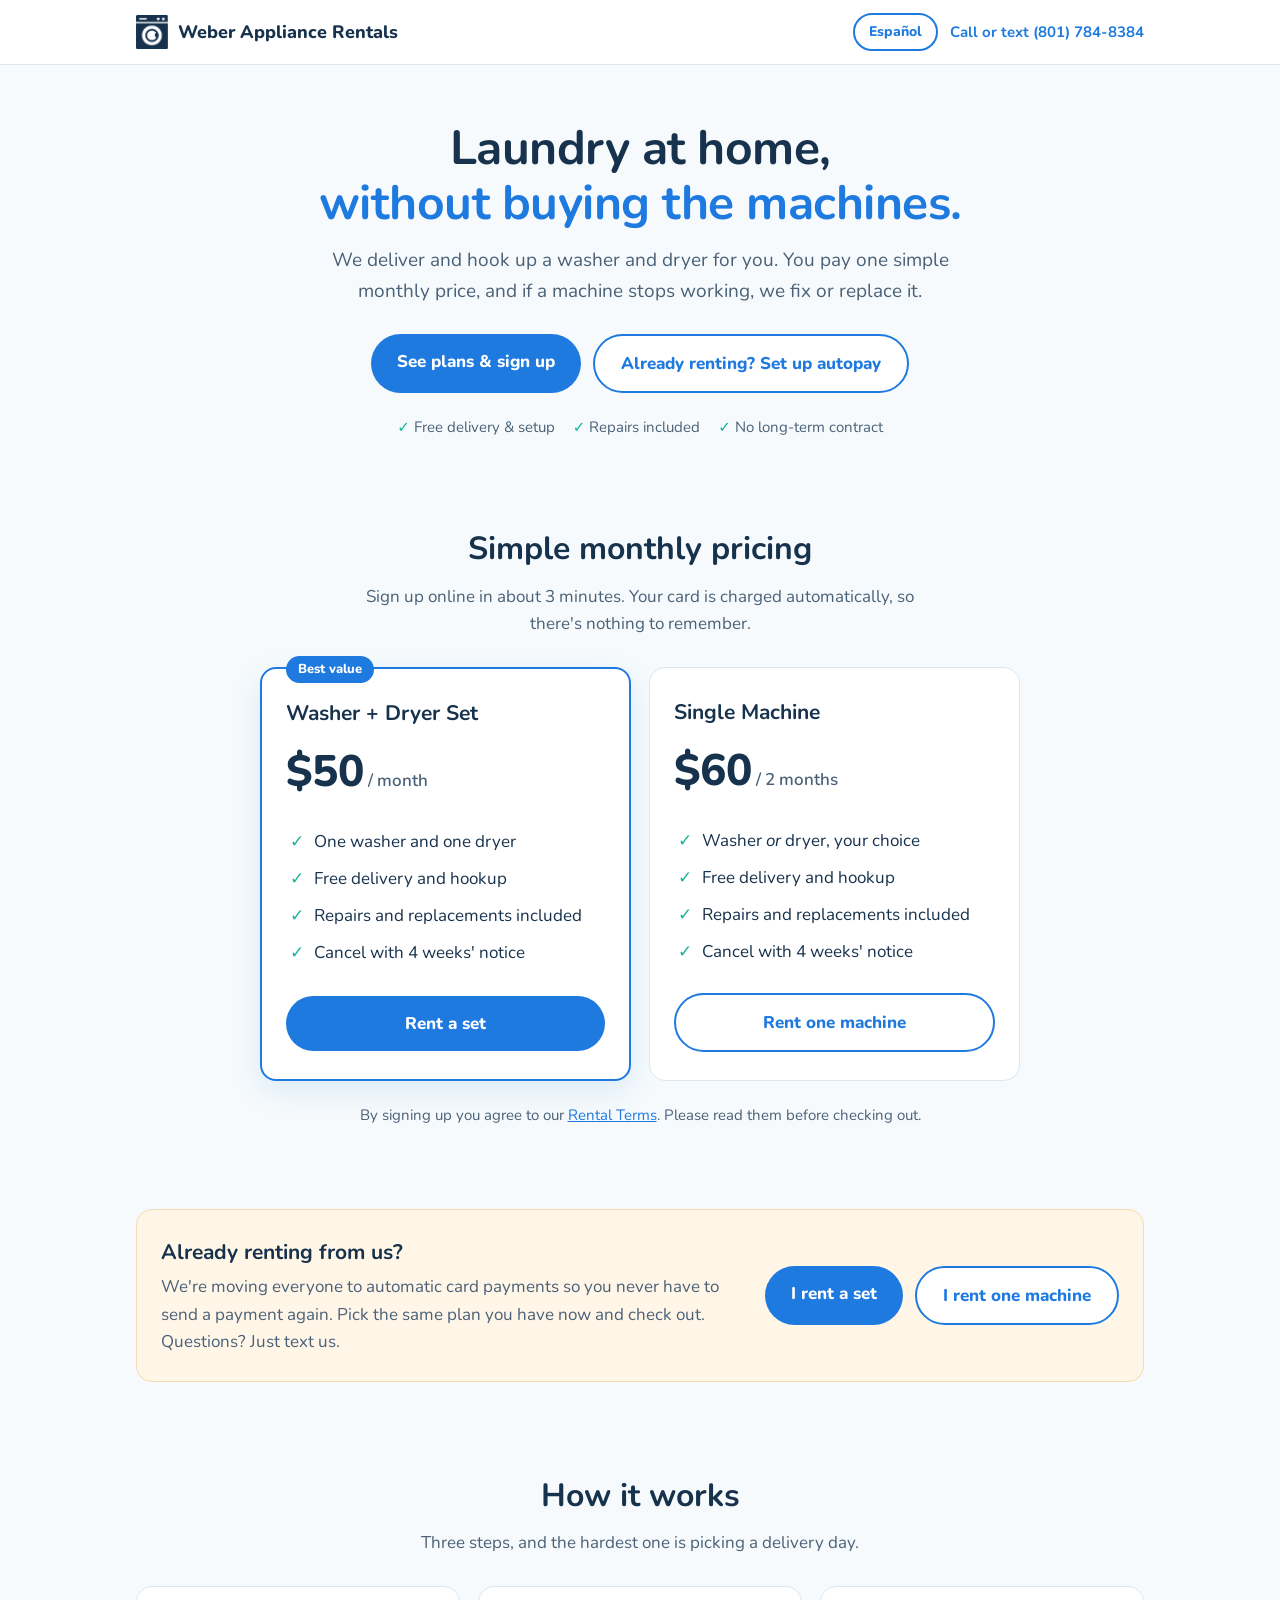
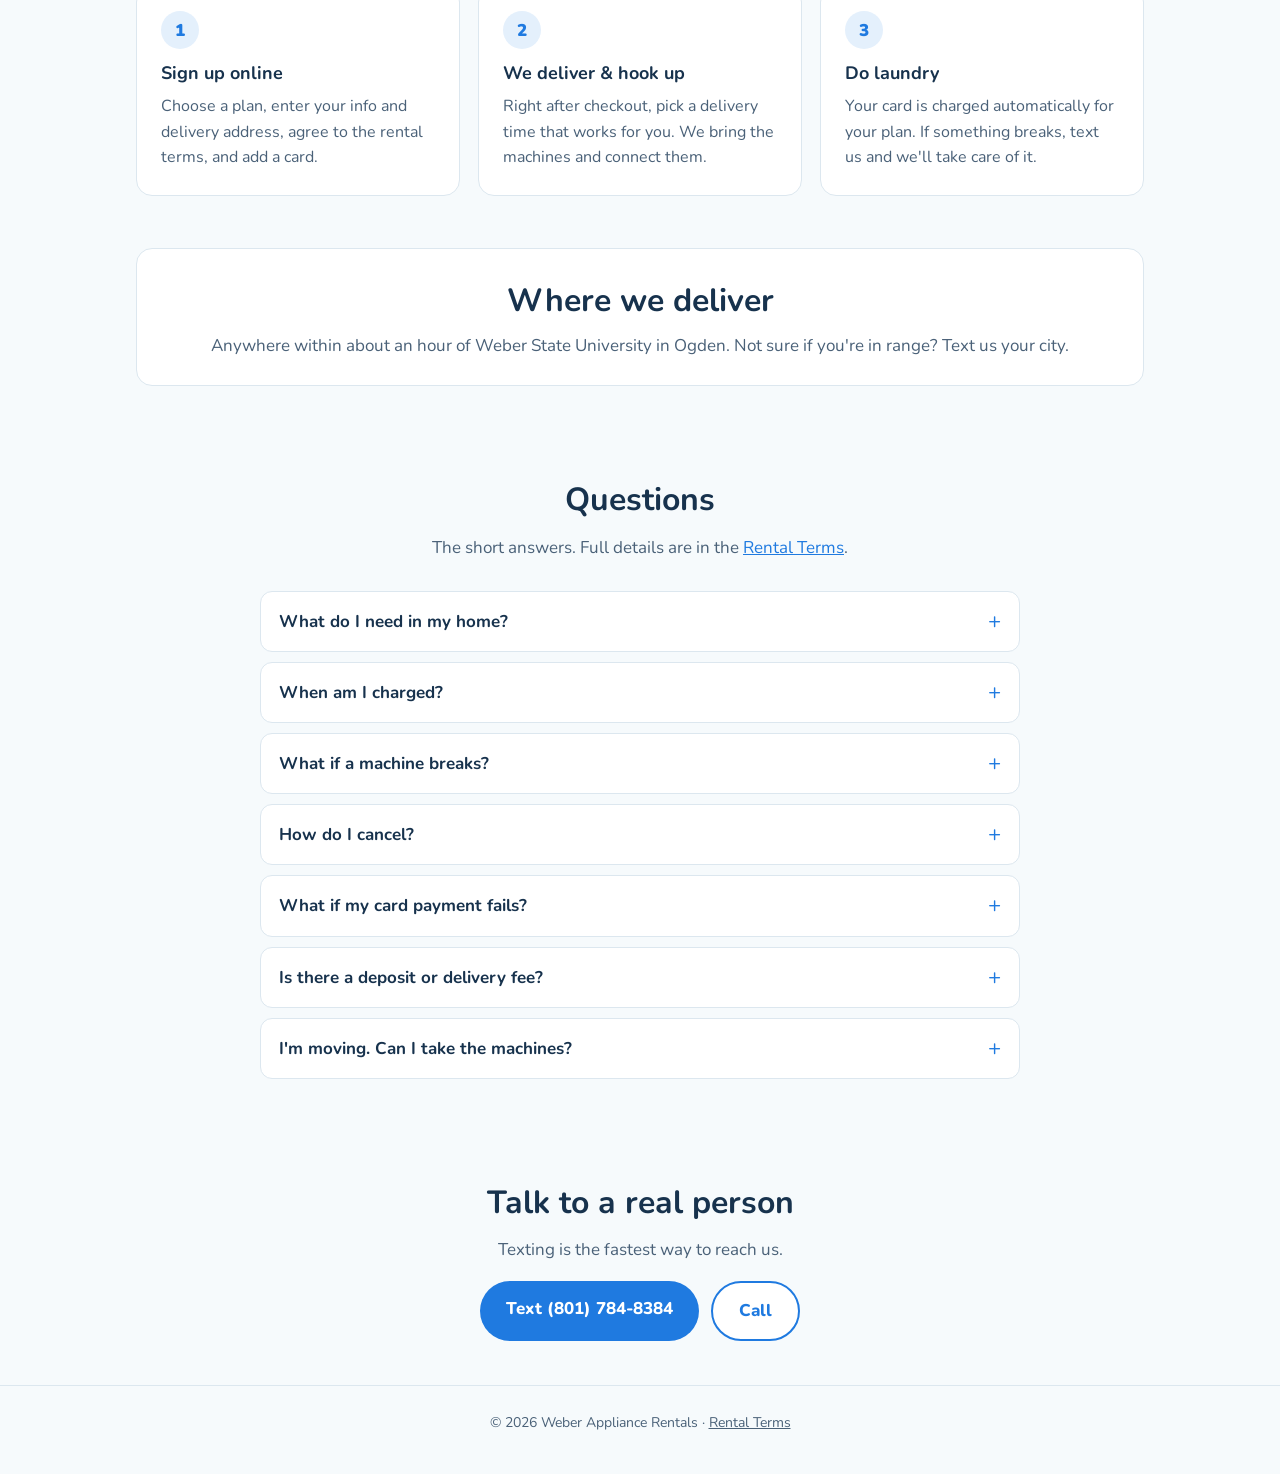
<file: index.html>
<!doctype html>
<html lang="en" data-title-i18n="meta.title">
<head>
  <meta charset="utf-8">
  <meta name="viewport" content="width=device-width, initial-scale=1">
  <title>Weber Appliance Rentals | Washer & Dryer Rentals Near Ogden</title>
  <meta name="description" content="Washer and dryer rentals delivered and installed free. $50/month for a set, $60 every 2 months for a single machine. Serving the area around Weber State University.">
  <link rel="canonical" href="https://weberappliancerentals.com/">
  <meta property="og:title" content="Weber Appliance Rentals | Washer & Dryer Rentals Near Ogden">
  <meta property="og:description" content="Washer + dryer for $50/month. Free delivery, repairs included. Lavadora + secadora por $50 al mes.">
  <meta property="og:url" content="https://weberappliancerentals.com/">
  <meta property="og:image" content="https://weberappliancerentals.com/images/logo.png">
  <link rel="preconnect" href="https://fonts.googleapis.com">
  <link href="https://fonts.googleapis.com/css2?family=Nunito:wght@400;600;700;800;900&display=swap" rel="stylesheet">
  <link rel="stylesheet" href="styles.css">
  <link rel="icon" type="image/png" href="images/favicon.png">
  <link rel="apple-touch-icon" href="images/favicon.png">
  <script src="config.js"></script>
  <script src="i18n.js"></script>
</head>
<body>

<header class="top">
  <div class="wrap">
    <a class="logo" href="#">
      <img src="images/logo-icon.png" alt="" width="32" height="34">
      Weber Appliance Rentals
    </a>
    <div class="top-right">
      <button type="button" class="lang-btn" data-lang-toggle lang="es">Español</button>
      <a class="top-call" data-tel href="#"><span class="label" data-i18n="nav.call">Call or text </span><span data-phone></span></a>
    </div>
  </div>
</header>

<main>
  <div class="hero wrap">
    <h1 data-i18n="hero.title">Laundry at home,<br><span>without buying the machines.</span></h1>
    <p class="lead" data-i18n="hero.lead">We deliver and hook up a washer and dryer for you. You pay one simple monthly price, and if a machine stops working, we fix or replace it.</p>
    <div class="btn-row">
      <a class="btn btn-primary" href="#plans" data-i18n="hero.cta">See plans &amp; sign up</a>
      <a class="btn btn-ghost" href="#switch" data-i18n="hero.switch">Already renting? Set up autopay</a>
    </div>
    <div class="badges">
      <span data-i18n="hero.b1"><b>✓</b> Free delivery &amp; setup</span>
      <span data-i18n="hero.b2"><b>✓</b> Repairs included</span>
      <span data-i18n="hero.b3"><b>✓</b> No long-term contract</span>
    </div>
  </div>

  <section id="plans">
    <div class="wrap">
      <h2 data-i18n="plans.title">Simple monthly pricing</h2>
      <p class="sub" data-i18n="plans.sub">Sign up online in about 3 minutes. Your card is charged automatically, so there's nothing to remember.</p>
      <div class="plans">
        <div class="plan best">
          <span class="tag" data-i18n="plans.best">Best value</span>
          <h3 data-i18n="plans.set">Washer + Dryer Set</h3>
          <div class="price">$50<small data-i18n="plans.month"> / month</small></div>
          <ul>
            <li data-i18n="plans.set1">One washer and one dryer</li>
            <li data-i18n="plans.free">Free delivery and hookup</li>
            <li data-i18n="plans.repairs">Repairs and replacements included</li>
            <li data-i18n="plans.cancel">Cancel with 4 weeks' notice</li>
          </ul>
          <a class="btn btn-primary" data-link-set href="#" data-i18n="plans.setBtn">Rent a set</a>
        </div>
        <div class="plan">
          <h3 data-i18n="plans.single">Single Machine</h3>
          <div class="price">$60<small data-i18n="plans.2months"> / 2 months</small></div>
          <ul>
            <li data-i18n="plans.single1">Washer <em>or</em> dryer, your choice</li>
            <li data-i18n="plans.free">Free delivery and hookup</li>
            <li data-i18n="plans.repairs">Repairs and replacements included</li>
            <li data-i18n="plans.cancel">Cancel with 4 weeks' notice</li>
          </ul>
          <a class="btn btn-ghost" data-link-single href="#" data-i18n="plans.singleBtn">Rent one machine</a>
        </div>
      </div>
      <p class="sub" style="margin-top:22px;font-size:15px" data-i18n="plans.terms">By signing up you agree to our <a href="terms.html">Rental Terms</a>. Please read them before checking out.</p>
    </div>
  </section>

  <section id="switch" style="padding-top:8px">
    <div class="wrap">
      <div class="switch">
        <div>
          <h3 data-i18n="switch.title">Already renting from us?</h3>
          <p data-i18n="switch.body">We're moving everyone to automatic card payments so you never have to send a payment again. Pick the same plan you have now and check out. Questions? Just text us.</p>
        </div>
        <div class="btn-row">
          <a class="btn btn-primary" data-link-existing-set href="#" data-i18n="switch.set">I rent a set</a>
          <a class="btn btn-ghost" data-link-existing-single href="#" data-i18n="switch.single">I rent one machine</a>
        </div>
      </div>
    </div>
  </section>

  <section>
    <div class="wrap">
      <h2 data-i18n="how.title">How it works</h2>
      <p class="sub" data-i18n="how.sub">Three steps, and the hardest one is picking a delivery day.</p>
      <div class="steps">
        <div class="step"><div class="num">1</div><h3 data-i18n="how.s1t">Sign up online</h3><p data-i18n="how.s1">Choose a plan, enter your info and delivery address, agree to the rental terms, and add a card.</p></div>
        <div class="step"><div class="num">2</div><h3 data-i18n="how.s2t">We deliver &amp; hook up</h3><p data-i18n="how.s2">Right after checkout, pick a delivery time that works for you. We bring the machines and connect them.</p></div>
        <div class="step"><div class="num">3</div><h3 data-i18n="how.s3t">Do laundry</h3><p data-i18n="how.s3">Your card is charged automatically for your plan. If something breaks, text us and we'll take care of it.</p></div>
      </div>
    </div>
  </section>

  <section style="padding-top:8px">
    <div class="wrap">
      <div class="area">
        <h2 style="margin:0" data-i18n="area.title">Where we deliver</h2>
        <p data-i18n="area.body">Anywhere within about an hour of Weber State University in Ogden. Not sure if you're in range? Text us your city.</p>
      </div>
    </div>
  </section>

  <section>
    <div class="wrap">
      <h2 data-i18n="faq.title">Questions</h2>
      <p class="sub" data-i18n="faq.sub">The short answers. Full details are in the <a href="terms.html">Rental Terms</a>.</p>
      <div class="faq">
        <details><summary data-i18n="faq.q1">What do I need in my home?</summary><p data-i18n="faq.a1">A washer needs hot and cold water hookups and a drain. A dryer needs a dryer outlet (3-prong or 4-prong) or a gas line, plus a vent. You'll tell us which you have when you sign up so we bring the right cord.</p></details>
        <details><summary data-i18n="faq.q2">When am I charged?</summary><p data-i18n="faq.a2">Your first payment is charged when you sign up, then automatically on the same day each billing period: every month for a set, or every 2 months for a single machine.</p></details>
        <details><summary data-i18n="faq.q3">What if a machine breaks?</summary><p data-i18n="faq.a3">Text us. Repairs and replacements are included at no cost, unless the damage was caused by misuse or neglect.</p></details>
        <details><summary data-i18n="faq.q4">How do I cancel?</summary><p data-i18n="faq.a4">Give us 4 weeks' notice by text or email. You'll keep paying until your notice period ends, then we pick up the machines. If you need a pickup with less than 4 weeks' notice, there's a $50 short-notice fee.</p></details>
        <details><summary data-i18n="faq.q5">What if my card payment fails?</summary><p data-i18n="faq.a5">We'll automatically retry your card and email you. If the payment is still unpaid 2 weeks after it was due, a $20 late fee applies and we may pick up the machines.</p></details>
        <details><summary data-i18n="faq.q6">Is there a deposit or delivery fee?</summary><p data-i18n="faq.a6">No. Delivery and setup are free.</p></details>
        <details><summary data-i18n="faq.q7">I'm moving. Can I take the machines?</summary><p data-i18n="faq.a7">Text us before you move. If your new place is in our area, we can usually move them for you. Please don't move them yourself.</p></details>
      </div>
    </div>
  </section>

  <section class="contact">
    <div class="wrap">
      <h2 data-i18n="contact.title">Talk to a real person</h2>
      <p class="sub" style="margin-bottom:0" data-i18n="contact.sub">Texting is the fastest way to reach us.</p>
      <div class="btn-row">
        <a class="btn btn-primary" data-sms href="#" data-i18n="contact.text">Text <span data-phone></span></a>
        <a class="btn btn-ghost" data-tel href="#" data-i18n="contact.call">Call</a>
      </div>
    </div>
  </section>
</main>

<footer>
  <div class="wrap">
    © <span data-year></span> Weber Appliance Rentals · <a href="terms.html" data-i18n="footer.terms">Rental Terms</a>
  </div>
</footer>

</body>
</html>
</file>
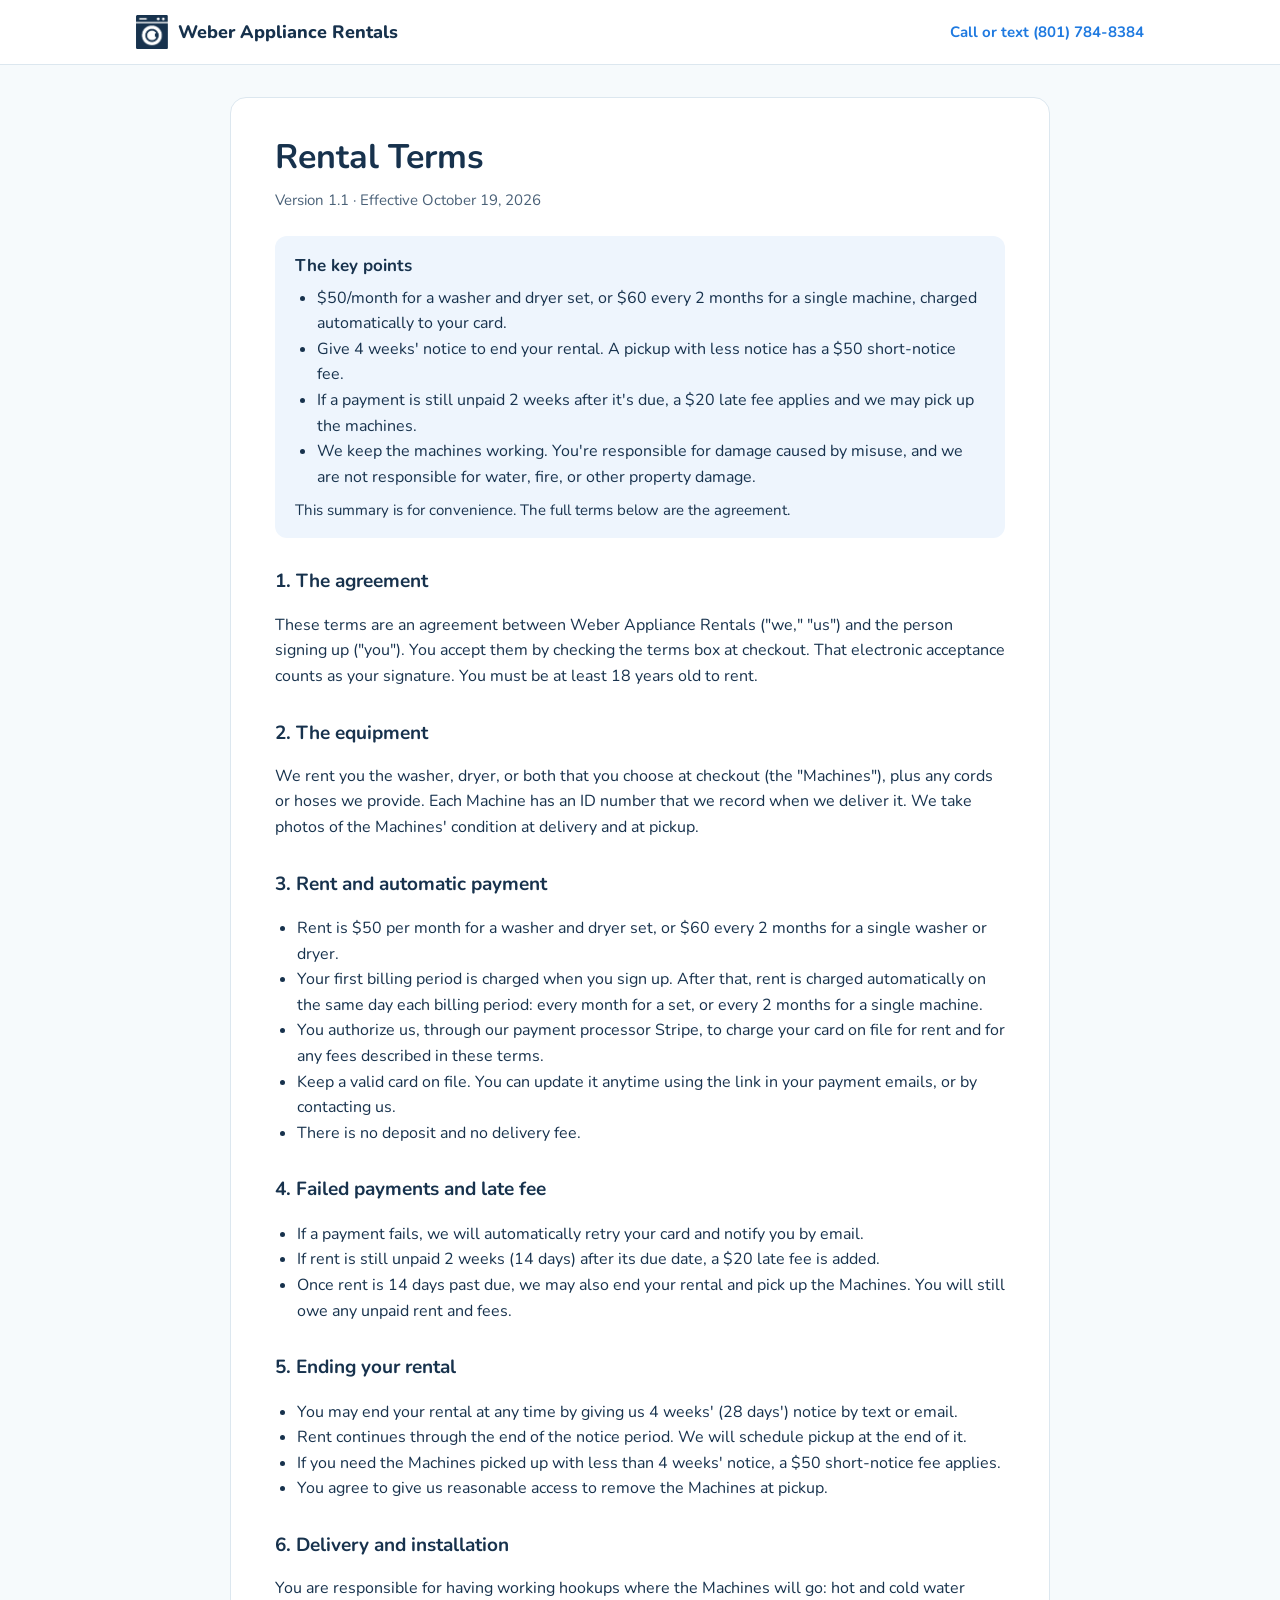
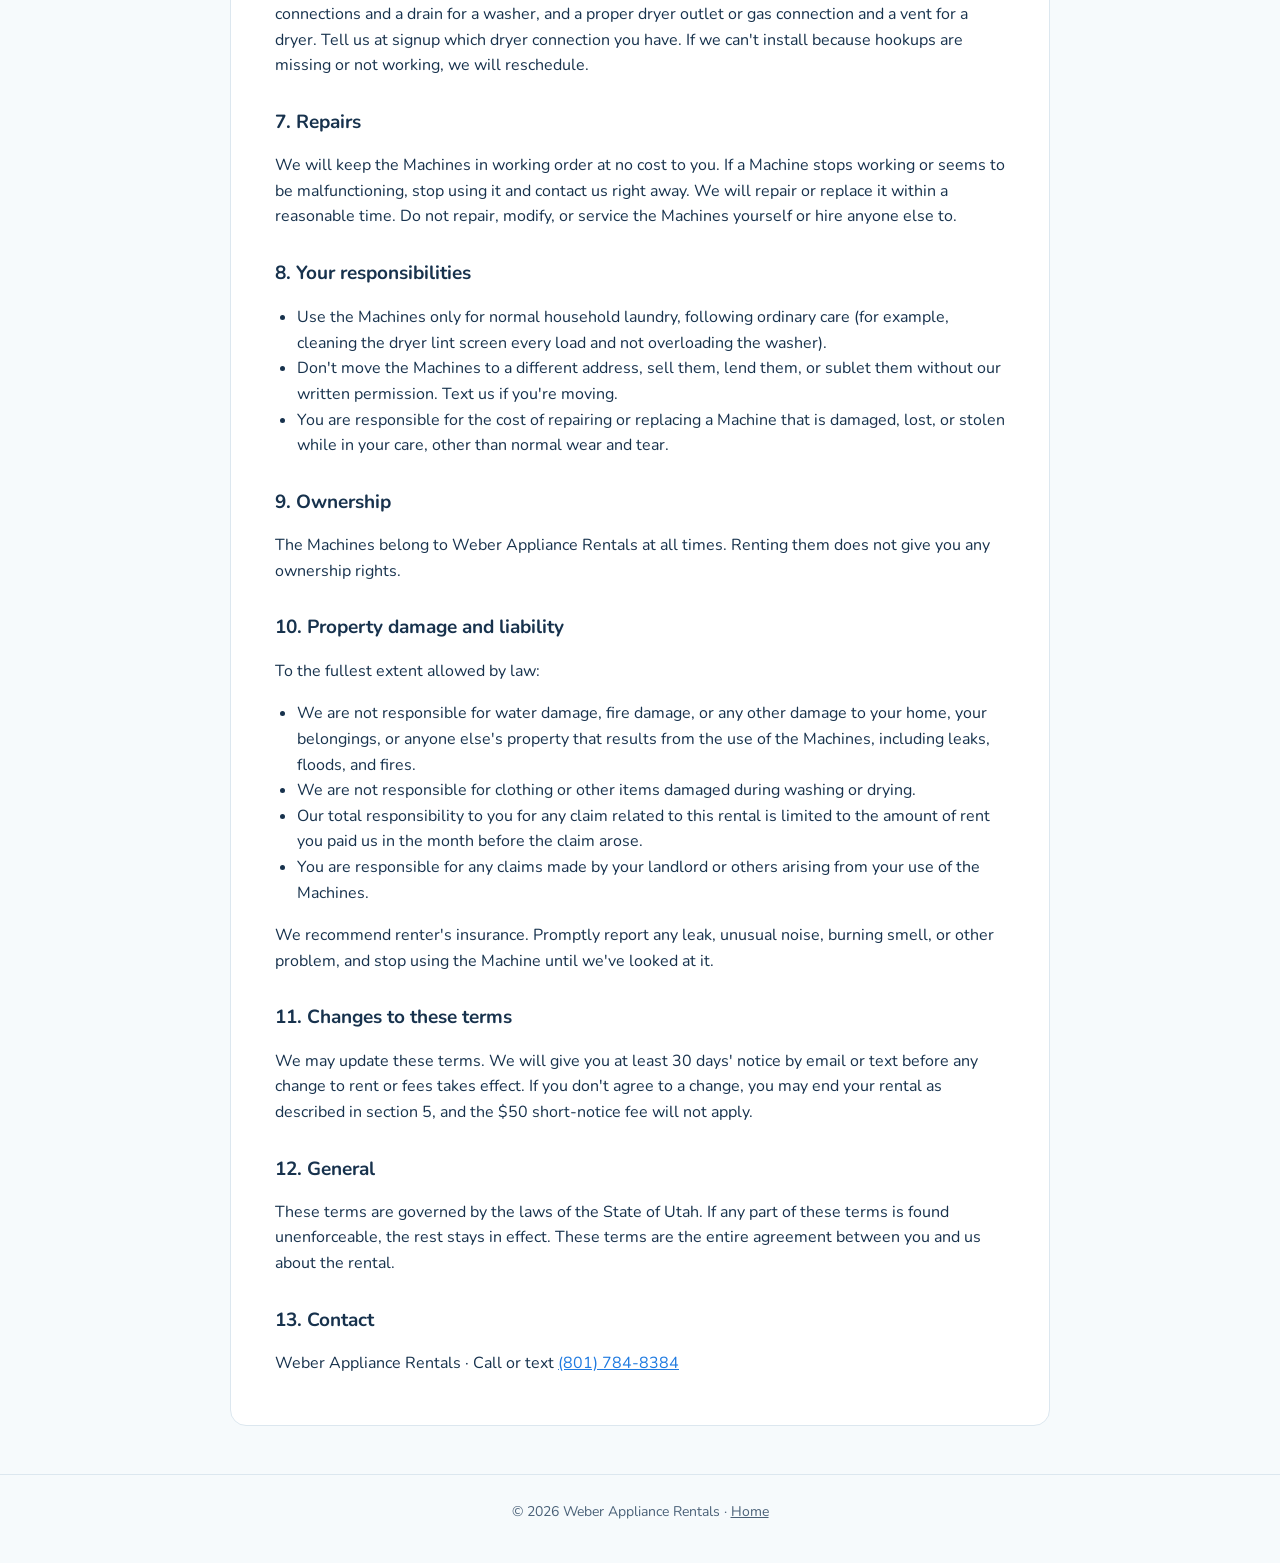
<file: terms.html>
<!doctype html>
<html lang="en">
<head>
  <meta charset="utf-8">
  <meta name="viewport" content="width=device-width, initial-scale=1">
  <title>Rental Terms | Weber Appliance Rentals</title>
  <link rel="preconnect" href="https://fonts.googleapis.com">
  <link href="https://fonts.googleapis.com/css2?family=Nunito:wght@400;600;700;800;900&display=swap" rel="stylesheet">
  <link rel="stylesheet" href="styles.css">
  <link rel="icon" type="image/png" href="images/favicon.png">
  <script src="config.js"></script>
</head>
<body>

<header class="top">
  <div class="wrap">
    <a class="logo" href="index.html">
      <img src="images/logo-icon.png" alt="" width="32" height="34">
      Weber Appliance Rentals
    </a>
    <a class="top-call" data-tel href="#"><span class="label">Call or text </span><span data-phone></span></a>
  </div>
</header>

<main class="wrap">
  <article class="doc">
    <h1>Rental Terms</h1>
    <p class="meta">Version 1.1 · Effective October 19, 2026</p>

    <div class="summary">
      <strong>The key points</strong>
      <ul>
        <li>$50/month for a washer and dryer set, or $60 every 2 months for a single machine, charged automatically to your card.</li>
        <li>Give 4 weeks' notice to end your rental. A pickup with less notice has a $50 short-notice fee.</li>
        <li>If a payment is still unpaid 2 weeks after it's due, a $20 late fee applies and we may pick up the machines.</li>
        <li>We keep the machines working. You're responsible for damage caused by misuse, and we are not responsible for water, fire, or other property damage.</li>
      </ul>
      <p style="margin:8px 0 0;font-size:15px">This summary is for convenience. The full terms below are the agreement.</p>
    </div>

    <h2>1. The agreement</h2>
    <p>These terms are an agreement between Weber Appliance Rentals ("we," "us") and the person signing up ("you"). You accept them by checking the terms box at checkout. That electronic acceptance counts as your signature. You must be at least 18 years old to rent.</p>

    <h2>2. The equipment</h2>
    <p>We rent you the washer, dryer, or both that you choose at checkout (the "Machines"), plus any cords or hoses we provide. Each Machine has an ID number that we record when we deliver it. We take photos of the Machines' condition at delivery and at pickup.</p>

    <h2>3. Rent and automatic payment</h2>
    <ul>
      <li>Rent is $50 per month for a washer and dryer set, or $60 every 2 months for a single washer or dryer.</li>
      <li>Your first billing period is charged when you sign up. After that, rent is charged automatically on the same day each billing period: every month for a set, or every 2 months for a single machine.</li>
      <li>You authorize us, through our payment processor Stripe, to charge your card on file for rent and for any fees described in these terms.</li>
      <li>Keep a valid card on file. You can update it anytime using the link in your payment emails, or by contacting us.</li>
      <li>There is no deposit and no delivery fee.</li>
    </ul>

    <h2>4. Failed payments and late fee</h2>
    <ul>
      <li>If a payment fails, we will automatically retry your card and notify you by email.</li>
      <li>If rent is still unpaid 2 weeks (14 days) after its due date, a $20 late fee is added.</li>
      <li>Once rent is 14 days past due, we may also end your rental and pick up the Machines. You will still owe any unpaid rent and fees.</li>
    </ul>

    <h2>5. Ending your rental</h2>
    <ul>
      <li>You may end your rental at any time by giving us 4 weeks' (28 days') notice by text or email.</li>
      <li>Rent continues through the end of the notice period. We will schedule pickup at the end of it.</li>
      <li>If you need the Machines picked up with less than 4 weeks' notice, a $50 short-notice fee applies.</li>
      <li>You agree to give us reasonable access to remove the Machines at pickup.</li>
    </ul>

    <h2>6. Delivery and installation</h2>
    <p>You are responsible for having working hookups where the Machines will go: hot and cold water connections and a drain for a washer, and a proper dryer outlet or gas connection and a vent for a dryer. Tell us at signup which dryer connection you have. If we can't install because hookups are missing or not working, we will reschedule.</p>

    <h2>7. Repairs</h2>
    <p>We will keep the Machines in working order at no cost to you. If a Machine stops working or seems to be malfunctioning, stop using it and contact us right away. We will repair or replace it within a reasonable time. Do not repair, modify, or service the Machines yourself or hire anyone else to.</p>

    <h2>8. Your responsibilities</h2>
    <ul>
      <li>Use the Machines only for normal household laundry, following ordinary care (for example, cleaning the dryer lint screen every load and not overloading the washer).</li>
      <li>Don't move the Machines to a different address, sell them, lend them, or sublet them without our written permission. Text us if you're moving.</li>
      <li>You are responsible for the cost of repairing or replacing a Machine that is damaged, lost, or stolen while in your care, other than normal wear and tear.</li>
    </ul>

    <h2>9. Ownership</h2>
    <p>The Machines belong to Weber Appliance Rentals at all times. Renting them does not give you any ownership rights.</p>

    <h2>10. Property damage and liability</h2>
    <p>To the fullest extent allowed by law:</p>
    <ul>
      <li>We are not responsible for water damage, fire damage, or any other damage to your home, your belongings, or anyone else's property that results from the use of the Machines, including leaks, floods, and fires.</li>
      <li>We are not responsible for clothing or other items damaged during washing or drying.</li>
      <li>Our total responsibility to you for any claim related to this rental is limited to the amount of rent you paid us in the month before the claim arose.</li>
      <li>You are responsible for any claims made by your landlord or others arising from your use of the Machines.</li>
    </ul>
    <p>We recommend renter's insurance. Promptly report any leak, unusual noise, burning smell, or other problem, and stop using the Machine until we've looked at it.</p>

    <h2>11. Changes to these terms</h2>
    <p>We may update these terms. We will give you at least 30 days' notice by email or text before any change to rent or fees takes effect. If you don't agree to a change, you may end your rental as described in section 5, and the $50 short-notice fee will not apply.</p>

    <h2>12. General</h2>
    <p>These terms are governed by the laws of the State of Utah. If any part of these terms is found unenforceable, the rest stays in effect. These terms are the entire agreement between you and us about the rental.</p>

    <h2>13. Contact</h2>
    <p>Weber Appliance Rentals · Call or text <a data-tel href="#"><span data-phone></span></a></p>
  </article>
</main>

<footer>
  <div class="wrap">
    © <span data-year></span> Weber Appliance Rentals · <a href="index.html">Home</a>
  </div>
</footer>

</body>
</html>
</file>
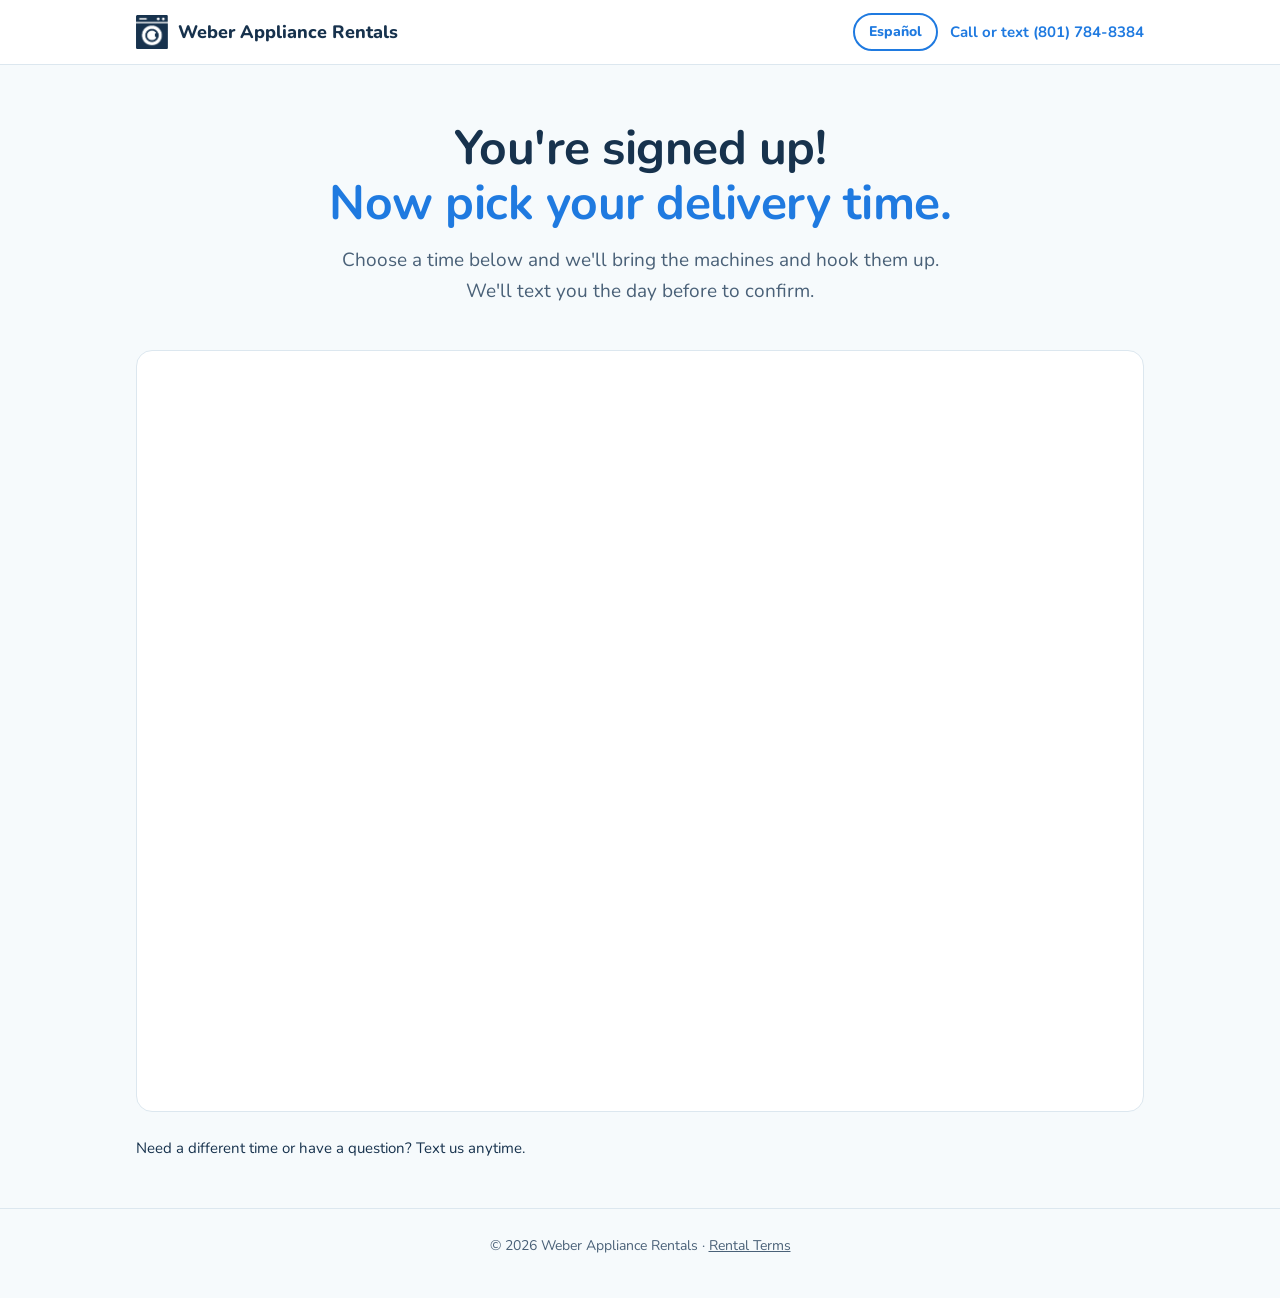
<file: thanks.html>
<!doctype html>
<html lang="en" data-title-i18n="thanks.metaTitle">
<head>
  <meta charset="utf-8">
  <meta name="viewport" content="width=device-width, initial-scale=1">
  <title>Pick your delivery time | Weber Appliance Rentals</title>
  <meta name="robots" content="noindex">
  <link rel="preconnect" href="https://fonts.googleapis.com">
  <link href="https://fonts.googleapis.com/css2?family=Nunito:wght@400;600;700;800;900&display=swap" rel="stylesheet">
  <link rel="stylesheet" href="styles.css">
  <link rel="icon" type="image/png" href="images/favicon.png">
  <script src="config.js"></script>
  <script src="i18n.js"></script>
</head>
<body>

<header class="top">
  <div class="wrap">
    <a class="logo" href="index.html">
      <img src="images/logo-icon.png" alt="" width="32" height="34">
      Weber Appliance Rentals
    </a>
    <div class="top-right">
      <button type="button" class="lang-btn" data-lang-toggle lang="es">Español</button>
      <a class="top-call" data-tel href="#"><span class="label" data-i18n="nav.call">Call or text </span><span data-phone></span></a>
    </div>
  </div>
</header>

<main class="wrap">
  <div class="hero" style="padding-bottom:16px">
    <h1 data-i18n="thanks.title">You're signed up!<br><span>Now pick your delivery time.</span></h1>
    <p class="lead" data-i18n="thanks.lead">Choose a time below and we'll bring the machines and hook them up. We'll text you the day before to confirm.</p>
  </div>

  <div id="booking" class="booking"></div>

  <div id="no-booking" class="area" hidden>
    <h2 style="margin:0" data-i18n="thanks.fallbackTitle">We'll text you to schedule</h2>
    <p data-i18n="thanks.fallback">Watch for a text from us in the next day to set your delivery time. Or text us now with a few times that work for you.</p>
    <div class="btn-row" style="margin-top:16px">
      <a class="btn btn-primary" data-sms href="#" data-i18n="contact.text">Text <span data-phone></span></a>
    </div>
  </div>

  <p class="sub" style="margin:24px auto 48px;font-size:15px" data-i18n="thanks.help">Need a different time or have a question? Text us anytime.</p>
</main>

<footer>
  <div class="wrap">
    © <span data-year></span> Weber Appliance Rentals · <a href="terms.html" data-i18n="footer.terms">Rental Terms</a>
  </div>
</footer>

<script>
  // Shows the Calendly scheduler if a link is set in config.js; otherwise a "we'll text you" note.
  document.addEventListener("DOMContentLoaded", () => {
    const box = document.getElementById("booking");
    if (!SITE.calendly) {
      box.hidden = true;
      document.getElementById("no-booking").hidden = false;
      return;
    }
    const lang = document.documentElement.lang === "es" ? "es" : "en";
    const url = new URL(SITE.calendly);
    url.searchParams.set("hide_gdpr_banner", "1");
    url.searchParams.set("locale", lang);
    const frame = document.createElement("iframe");
    frame.src = url.toString();
    frame.title = lang === "es" ? "Escoge tu hora de entrega" : "Pick your delivery time";
    frame.loading = "lazy";
    box.appendChild(frame);
  });
</script>
</body>
</html>
</file>
<file: styles.css>
:root {
  --ink: #17324d;
  --ink-soft: #4a6178;
  --bg: #f6fafc;
  --card: #ffffff;
  --brand: #1f7ae0;
  --brand-dark: #165fb0;
  --accent: #19b39a;
  --line: #dce7ef;
  --warm: #fff6e8;
  --radius: 16px;
}
* { box-sizing: border-box; }
html { scroll-behavior: smooth; }
body {
  margin: 0;
  font-family: "Nunito", system-ui, -apple-system, "Segoe UI", sans-serif;
  color: var(--ink);
  background: var(--bg);
  line-height: 1.6;
  font-size: 17px;
}
a { color: var(--brand); }
.wrap { max-width: 1040px; margin: 0 auto; padding: 0 16px; }

/* Header */
header.top {
  background: var(--card);
  border-bottom: 1px solid var(--line);
  position: sticky; top: 0; z-index: 10;
}
header.top .wrap {
  display: flex; align-items: center; justify-content: space-between;
  height: 64px; gap: 12px;
}
.logo { display: flex; align-items: center; gap: 10px; text-decoration: none; color: var(--ink); font-weight: 800; font-size: 18px; }
.logo svg { flex-shrink: 0; }
.top-call { font-weight: 700; text-decoration: none; white-space: nowrap; font-size: 15px; }

/* Hero */
.hero { padding: 56px 0 40px; text-align: center; }
.hero h1 { font-size: clamp(30px, 6vw, 48px); line-height: 1.15; margin: 0 0 14px; letter-spacing: -0.5px; }
.hero h1 span { color: var(--brand); }
.hero p.lead { font-size: 19px; color: var(--ink-soft); max-width: 620px; margin: 0 auto 28px; }
.btn-row { display: flex; gap: 12px; justify-content: center; flex-wrap: wrap; }
.btn {
  display: inline-block; padding: 14px 26px; border-radius: 999px;
  font-weight: 800; text-decoration: none; font-size: 17px;
  transition: transform .1s ease, background .15s ease;
}
.btn:active { transform: scale(.98); }
.btn-primary { background: var(--brand); color: #fff; }
.btn-primary:hover { background: var(--brand-dark); }
.btn-ghost { background: var(--card); color: var(--brand); border: 2px solid var(--brand); }
.btn-ghost:hover { background: #eef5fd; }
.hero .badges { margin-top: 22px; color: var(--ink-soft); font-size: 15px; display: flex; gap: 18px; justify-content: center; flex-wrap: wrap; }
.hero .badges b { color: var(--accent); }

/* Sections */
section { padding: 44px 0; }
section h2 { font-size: clamp(24px, 4.5vw, 32px); margin: 0 0 8px; text-align: center; }
section .sub { text-align: center; color: var(--ink-soft); margin: 0 auto 30px; max-width: 600px; }

/* Plans */
.plans { display: grid; grid-template-columns: repeat(auto-fit, minmax(260px, 1fr)); gap: 18px; max-width: 760px; margin: 0 auto; }
.plan {
  background: var(--card); border: 1px solid var(--line); border-radius: var(--radius);
  padding: 28px 24px; display: flex; flex-direction: column; position: relative;
}
.plan.best { border: 2px solid var(--brand); box-shadow: 0 10px 30px rgba(31,122,224,.12); }
.plan .tag { position: absolute; top: -13px; left: 24px; background: var(--brand); color: #fff; font-size: 13px; font-weight: 800; padding: 3px 12px; border-radius: 999px; }
.plan h3 { margin: 0; font-size: 21px; }
.plan .price { font-size: 44px; font-weight: 800; margin: 6px 0 2px; }
.plan .price small { font-size: 17px; color: var(--ink-soft); font-weight: 600; }
.plan ul { padding: 0; list-style: none; margin: 14px 0 22px; flex-grow: 1; }
.plan li { padding: 5px 0 5px 28px; position: relative; }
.plan li::before { content: "✓"; position: absolute; left: 4px; color: var(--accent); font-weight: 900; }
.plan .btn { text-align: center; }

/* Switch banner */
.switch {
  background: var(--warm); border: 1px solid #f3dcb5; border-radius: var(--radius);
  padding: 26px 24px; display: flex; gap: 20px; align-items: center; justify-content: space-between; flex-wrap: wrap;
}
.switch h3 { margin: 0 0 4px; font-size: 21px; }
.switch p { margin: 0; color: var(--ink-soft); max-width: 560px; }

/* Steps */
.steps { display: grid; grid-template-columns: repeat(auto-fit, minmax(220px, 1fr)); gap: 18px; }
.step { background: var(--card); border: 1px solid var(--line); border-radius: var(--radius); padding: 24px; }
.step .num { width: 38px; height: 38px; border-radius: 50%; background: #e4f0fc; color: var(--brand); font-weight: 900; display: grid; place-items: center; margin-bottom: 10px; }
.step h3 { margin: 0 0 6px; font-size: 18px; }
.step p { margin: 0; color: var(--ink-soft); font-size: 16px; }

/* Area */
.area { background: var(--card); border: 1px solid var(--line); border-radius: var(--radius); padding: 26px 24px; text-align: center; }
.area p { margin: 6px 0 0; color: var(--ink-soft); }

/* FAQ */
.faq { max-width: 760px; margin: 0 auto; }
details { background: var(--card); border: 1px solid var(--line); border-radius: 12px; padding: 4px 18px; margin-bottom: 10px; }
summary { cursor: pointer; font-weight: 700; padding: 12px 0; list-style: none; position: relative; padding-right: 28px; }
summary::-webkit-details-marker { display: none; }
summary::after { content: "+"; position: absolute; right: 0; top: 8px; font-size: 22px; color: var(--brand); font-weight: 400; }
details[open] summary::after { content: "–"; }
details p { margin: 0 0 14px; color: var(--ink-soft); }

/* Contact + footer */
.contact { text-align: center; }
.contact .btn-row { margin-top: 18px; }
footer { border-top: 1px solid var(--line); padding: 26px 0 40px; color: var(--ink-soft); font-size: 14px; text-align: center; }
footer a { color: var(--ink-soft); }

/* Terms page */
.doc { background: var(--card); border: 1px solid var(--line); border-radius: var(--radius); padding: 32px clamp(18px, 4vw, 44px); margin: 32px auto 48px; max-width: 820px; }
.doc h1 { margin: 0 0 4px; font-size: clamp(26px, 5vw, 34px); }
.doc .meta { color: var(--ink-soft); margin: 0 0 24px; font-size: 15px; }
.doc h2 { font-size: 19px; margin: 28px 0 8px; text-align: left; }
.doc p, .doc li { font-size: 16px; }
.doc ul { padding-left: 22px; }
.doc .summary { background: #eef5fd; border-radius: 12px; padding: 16px 20px; margin-bottom: 8px; }
.doc .summary ul { margin: 6px 0 0; }

@media (max-width: 520px) {
  .top-call .label { display: none; }
  .btn { width: 100%; text-align: center; }
  .switch .btn { width: 100%; }
}

/* Logo image + language toggle */
.logo img { flex-shrink: 0; display: block; }
.top-right { display: flex; align-items: center; gap: 12px; }
.lang-btn {
  font: inherit; font-size: 14px; font-weight: 800; color: var(--brand);
  background: var(--card); border: 2px solid var(--brand); border-radius: 999px;
  padding: 6px 14px; min-height: 36px; cursor: pointer;
}
.lang-btn:hover { background: #eef5fd; }
@media (max-width: 520px) {
  .logo { font-size: 15px; }
  .lang-btn { padding: 4px 10px; font-size: 13px; }
}

/* Delivery booking (thanks.html) */
.booking { background: var(--card); border: 1px solid var(--line); border-radius: var(--radius); overflow: hidden; }
.booking iframe { display: block; width: 100%; height: 760px; border: 0; }
@media (max-width: 520px) { .booking iframe { height: 900px; } }
</file>
